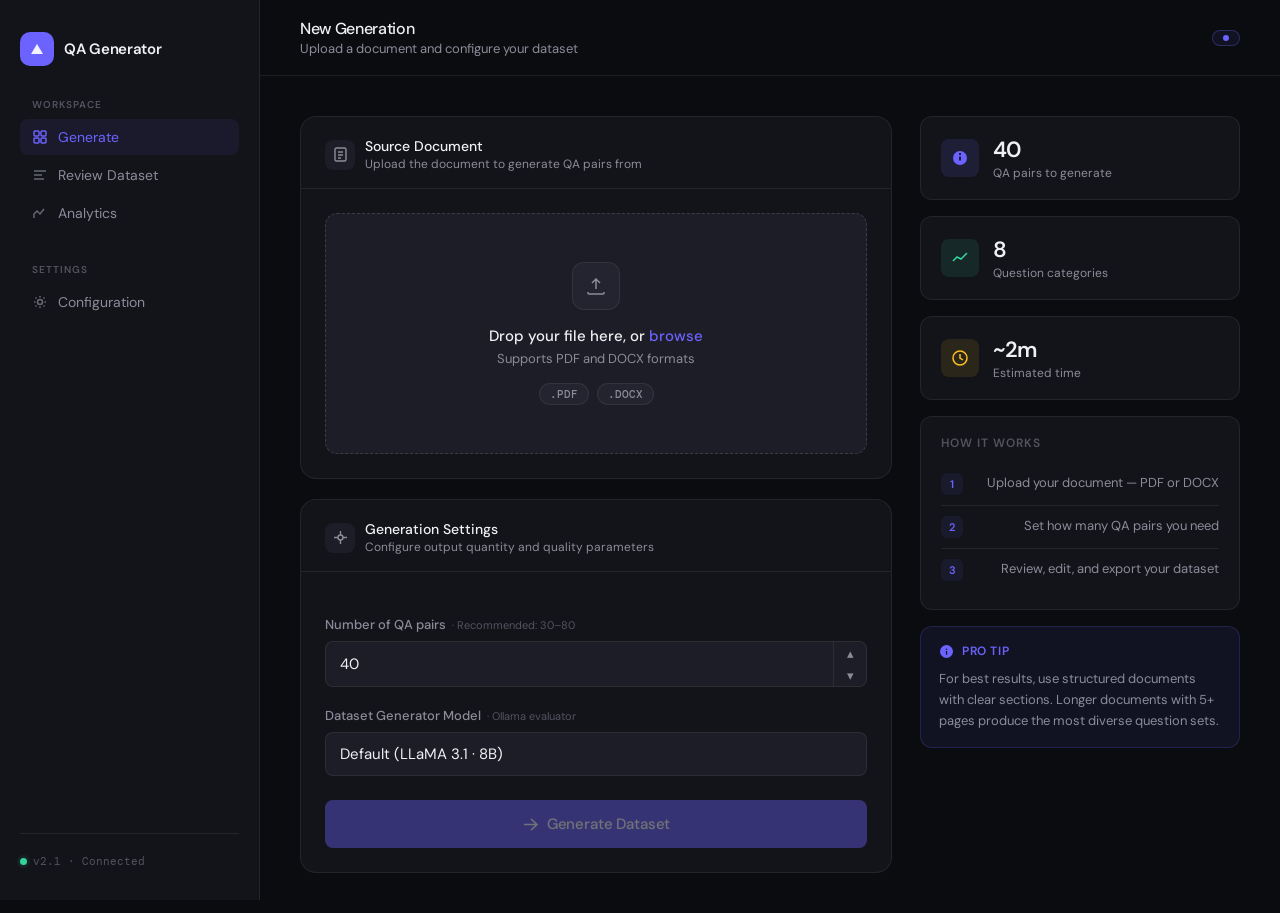
<file: data_creation_app/templates/index.html>
<!DOCTYPE html>
<html lang="en">
<head>
<meta charset="UTF-8" />
<meta name="viewport" content="width=device-width, initial-scale=1.0" />
<title>QA Dataset Generator</title>
<link rel="preconnect" href="https://fonts.googleapis.com" />
<link rel="preconnect" href="https://fonts.gstatic.com" crossorigin />
<link href="https://fonts.googleapis.com/css2?family=DM+Sans:ital,opsz,wght@0,9..40,300;0,9..40,400;0,9..40,500;0,9..40,600;1,9..40,300&family=DM+Mono:wght@400;500&display=swap" rel="stylesheet" />
<style>
  *, *::before, *::after { box-sizing: border-box; margin: 0; padding: 0; }

  :root {
    --bg: #0b0c10;
    --surface: #13141a;
    --surface-2: #1c1d26;
    --surface-3: #23242f;
    --border: rgba(255,255,255,0.07);
    --border-hover: rgba(255,255,255,0.14);
    --accent: #6c63ff;
    --accent-glow: rgba(108,99,255,0.18);
    --accent-soft: rgba(108,99,255,0.08);
    --text-primary: #f0f0f4;
    --text-secondary: #8b8c99;
    --text-muted: #52535f;
    --success: #34d399;
    --success-bg: rgba(52,211,153,0.08);
    --warning: #fbbf24;
    --danger: #f87171;
    --radius-sm: 8px;
    --radius-md: 12px;
    --radius-lg: 16px;
    --radius-xl: 24px;
    --font: 'DM Sans', sans-serif;
    --mono: 'DM Mono', monospace;
    --transition: 0.18s cubic-bezier(0.4,0,0.2,1);
  }

  html { font-family: var(--font); background: var(--bg); color: var(--text-primary); min-height: 100vh; }
  body { min-height: 100vh; display: flex; flex-direction: column; }

  /* ── Layout ── */
  .shell {
    display: grid;
    grid-template-columns: 260px 1fr;
    min-height: 100vh;
  }

  /* ── Sidebar ── */
  .sidebar {
    background: var(--surface);
    border-right: 1px solid var(--border);
    padding: 32px 20px;
    display: flex;
    flex-direction: column;
    gap: 32px;
    position: sticky;
    top: 0;
    height: 100vh;
    overflow-y: auto;
  }

  .logo {
    display: flex;
    align-items: center;
    gap: 10px;
  }
  .logo-icon {
    width: 34px;
    height: 34px;
    background: var(--accent);
    border-radius: 10px;
    display: flex;
    align-items: center;
    justify-content: center;
    flex-shrink: 0;
  }
  .logo-icon svg { width: 18px; height: 18px; }
  .logo-name {
    font-size: 15px;
    font-weight: 600;
    letter-spacing: -0.02em;
    color: var(--text-primary);
  }

  .nav-section { display: flex; flex-direction: column; gap: 2px; }
  .nav-label {
    font-size: 10px;
    font-weight: 600;
    letter-spacing: 0.1em;
    text-transform: uppercase;
    color: var(--text-muted);
    padding: 0 12px;
    margin-bottom: 6px;
  }
  .nav-item {
    display: flex;
    align-items: center;
    gap: 10px;
    padding: 9px 12px;
    border-radius: var(--radius-sm);
    font-size: 14px;
    font-weight: 400;
    color: var(--text-secondary);
    cursor: pointer;
    transition: background var(--transition), color var(--transition);
    text-decoration: none;
    border: none;
    background: none;
    width: 100%;
    text-align: left;
  }
  .nav-item:hover { background: var(--surface-2); color: var(--text-primary); }
  .nav-item.active { background: var(--accent-soft); color: var(--accent); }
  .nav-item svg { width: 16px; height: 16px; flex-shrink: 0; opacity: 0.7; }
  .nav-item.active svg { opacity: 1; }

  .sidebar-footer {
    margin-top: auto;
    padding-top: 20px;
    border-top: 1px solid var(--border);
  }
  .version-badge {
    font-size: 11px;
    font-family: var(--mono);
    color: var(--text-muted);
    display: flex;
    align-items: center;
    gap: 6px;
  }
  .status-dot {
    width: 7px; height: 7px;
    border-radius: 50%;
    background: var(--success);
    flex-shrink: 0;
    box-shadow: 0 0 0 3px var(--success-bg);
  }

  /* ── Main ── */
  .main {
    display: flex;
    flex-direction: column;
    overflow-y: auto;
  }

  .topbar {
    border-bottom: 1px solid var(--border);
    padding: 18px 40px;
    display: flex;
    align-items: center;
    justify-content: space-between;
    background: var(--bg);
    position: sticky;
    top: 0;
    z-index: 10;
  }
  .topbar-title {
    font-size: 16px;
    font-weight: 500;
    letter-spacing: -0.02em;
  }
  .topbar-subtitle {
    font-size: 13px;
    color: var(--text-secondary);
    margin-top: 1px;
  }
  .topbar-actions { display: flex; align-items: center; gap: 10px; }

  .badge {
    display: inline-flex;
    align-items: center;
    gap: 5px;
    font-size: 11px;
    font-weight: 500;
    font-family: var(--mono);
    padding: 4px 10px;
    border-radius: 100px;
    background: var(--surface-2);
    color: var(--text-secondary);
    border: 1px solid var(--border);
  }
  .badge.active { background: var(--accent-soft); color: var(--accent); border-color: rgba(108,99,255,0.3); }

  /* ── Content ── */
  .content {
    padding: 40px;
    display: grid;
    grid-template-columns: 1fr 320px;
    gap: 28px;
    align-items: start;
  }

  .panel {
    background: var(--surface);
    border: 1px solid var(--border);
    border-radius: var(--radius-lg);
    overflow: hidden;
  }
  .panel-header {
    padding: 20px 24px 16px;
    border-bottom: 1px solid var(--border);
    display: flex;
    align-items: center;
    gap: 10px;
  }
  .panel-icon {
    width: 30px;
    height: 30px;
    border-radius: var(--radius-sm);
    display: flex;
    align-items: center;
    justify-content: center;
    background: var(--surface-2);
    flex-shrink: 0;
  }
  .panel-icon svg { width: 15px; height: 15px; color: var(--text-secondary); }
  .panel-title { font-size: 14px; font-weight: 500; }
  .panel-desc { font-size: 12px; color: var(--text-secondary); margin-top: 1px; }
  .panel-body { padding: 24px; }

  /* ── Drop Zone ── */
  .dropzone {
    border: 1.5px dashed var(--border-hover);
    border-radius: var(--radius-md);
    padding: 48px 24px;
    text-align: center;
    cursor: pointer;
    transition: all var(--transition);
    position: relative;
    background: var(--surface-2);
  }
  .dropzone:hover, .dropzone.drag-over {
    border-color: var(--accent);
    background: var(--accent-soft);
  }
  .dropzone input[type="file"] {
    position: absolute;
    inset: 0;
    opacity: 0;
    cursor: pointer;
    width: 100%;
    height: 100%;
  }
  .dz-icon {
    width: 48px;
    height: 48px;
    margin: 0 auto 16px;
    background: var(--surface-3);
    border-radius: var(--radius-md);
    display: flex;
    align-items: center;
    justify-content: center;
    border: 1px solid var(--border);
  }
  .dz-icon svg { width: 22px; height: 22px; color: var(--text-secondary); }
  .dz-title { font-size: 15px; font-weight: 500; margin-bottom: 4px; }
  .dz-sub { font-size: 13px; color: var(--text-secondary); }
  .dz-link { color: var(--accent); text-decoration: none; }
  .dz-formats {
    display: flex;
    justify-content: center;
    gap: 8px;
    margin-top: 16px;
  }
  .format-pill {
    font-size: 11px;
    font-family: var(--mono);
    font-weight: 500;
    padding: 3px 10px;
    border-radius: 100px;
    background: var(--surface-3);
    color: var(--text-secondary);
    border: 1px solid var(--border);
  }

  /* File preview */
  .file-preview {
    display: none;
    align-items: center;
    gap: 12px;
    padding: 14px 16px;
    border-radius: var(--radius-md);
    background: var(--success-bg);
    border: 1px solid rgba(52,211,153,0.15);
    margin-top: 12px;
  }
  .file-preview.show { display: flex; }
  .file-icon-wrap {
    width: 36px; height: 36px;
    background: rgba(52,211,153,0.12);
    border-radius: var(--radius-sm);
    display: flex; align-items: center; justify-content: center;
    flex-shrink: 0;
  }
  .file-icon-wrap svg { width: 18px; height: 18px; color: var(--success); }
  .file-name { font-size: 13px; font-weight: 500; }
  .file-size { font-size: 11px; color: var(--text-secondary); margin-top: 1px; }
  .file-clear {
    margin-left: auto;
    width: 24px; height: 24px;
    border: none;
    background: none;
    cursor: pointer;
    border-radius: 6px;
    display: flex; align-items: center; justify-content: center;
    color: var(--text-muted);
    transition: background var(--transition), color var(--transition);
  }
  .file-clear:hover { background: rgba(248,113,113,0.12); color: var(--danger); }

  /* ── Form Fields ── */
  .field { margin-top: 20px; }
  .field-label {
    font-size: 13px;
    font-weight: 500;
    color: var(--text-secondary);
    margin-bottom: 8px;
    display: flex;
    align-items: center;
    gap: 6px;
  }
  .field-hint {
    font-size: 11px;
    color: var(--text-muted);
    font-weight: 400;
  }

  .input-wrap {
    display: flex;
    align-items: center;
    background: var(--surface-2);
    border: 1px solid var(--border);
    border-radius: var(--radius-sm);
    transition: border-color var(--transition);
    overflow: hidden;
  }
  .input-wrap:focus-within { border-color: var(--accent); }
  .input-wrap input {
    flex: 1;
    background: none;
    border: none;
    outline: none;
    color: var(--text-primary);
    font-family: var(--font);
    font-size: 15px;
    padding: 11px 14px;
  }
  .input-wrap input::placeholder { color: var(--text-muted); }
  .input-stepper {
    display: flex;
    flex-direction: column;
    border-left: 1px solid var(--border);
  }
  .step-btn {
    background: none;
    border: none;
    cursor: pointer;
    width: 32px;
    height: 22px;
    display: flex;
    align-items: center;
    justify-content: center;
    color: var(--text-secondary);
    transition: background var(--transition), color var(--transition);
    font-size: 13px;
  }
  .step-btn:hover { background: var(--surface-3); color: var(--text-primary); }

  /* ── Submit Button ── */
  .btn-generate {
    width: 100%;
    padding: 14px 24px;
    background: var(--accent);
    border: none;
    border-radius: var(--radius-sm);
    color: #fff;
    font-family: var(--font);
    font-size: 15px;
    font-weight: 500;
    cursor: pointer;
    margin-top: 24px;
    display: flex;
    align-items: center;
    justify-content: center;
    gap: 8px;
    transition: opacity var(--transition), transform var(--transition);
    letter-spacing: -0.01em;
  }
  .btn-generate:hover { opacity: 0.88; }
  .btn-generate:active { transform: scale(0.99); }
  .btn-generate:disabled { opacity: 0.4; cursor: not-allowed; }
  .btn-generate svg { width: 17px; height: 17px; }

  /* ── Progress ── */
  .progress-panel {
    display: none;
    background: var(--surface);
    border: 1px solid var(--border);
    border-radius: var(--radius-lg);
    padding: 24px;
    margin-top: 20px;
    grid-column: 1 / -1;
  }
  .progress-panel.show { display: block; }
  .progress-label {
    display: flex;
    justify-content: space-between;
    align-items: center;
    margin-bottom: 10px;
  }
  .progress-label span { font-size: 13px; color: var(--text-secondary); }
  .progress-label strong { font-size: 13px; font-family: var(--mono); color: var(--accent); }
  .progress-track {
    height: 4px;
    background: var(--surface-3);
    border-radius: 100px;
    overflow: hidden;
  }
  .progress-fill {
    height: 100%;
    background: var(--accent);
    border-radius: 100px;
    width: 0%;
    transition: width 0.4s ease;
  }
  .progress-log {
    margin-top: 16px;
    font-size: 12px;
    font-family: var(--mono);
    color: var(--text-muted);
    max-height: 80px;
    overflow-y: auto;
    line-height: 1.8;
  }
  .log-line { display: block; }
  .log-line.ok { color: var(--success); }
  .log-line.err { color: var(--danger); }

  /* ── Right Side Panel ── */
  .side-col { display: flex; flex-direction: column; gap: 16px; }

  .stat-card {
    background: var(--surface);
    border: 1px solid var(--border);
    border-radius: var(--radius-md);
    padding: 18px 20px;
    display: flex;
    align-items: center;
    gap: 14px;
  }
  .stat-icon {
    width: 38px; height: 38px;
    border-radius: var(--radius-sm);
    display: flex;
    align-items: center;
    justify-content: center;
    flex-shrink: 0;
  }
  .stat-icon svg { width: 18px; height: 18px; }
  .stat-icon.purple { background: rgba(108,99,255,0.12); color: var(--accent); }
  .stat-icon.teal   { background: rgba(52,211,153,0.1);  color: var(--success); }
  .stat-icon.amber  { background: rgba(251,191,36,0.1);  color: var(--warning); }
  .stat-val { font-size: 22px; font-weight: 600; letter-spacing: -0.04em; }
  .stat-label { font-size: 12px; color: var(--text-secondary); margin-top: 1px; }

  .info-card {
    background: var(--surface);
    border: 1px solid var(--border);
    border-radius: var(--radius-md);
    padding: 18px 20px;
  }
  .info-title {
    font-size: 12px;
    font-weight: 600;
    letter-spacing: 0.08em;
    text-transform: uppercase;
    color: var(--text-muted);
    margin-bottom: 12px;
  }
  .info-row {
    display: flex;
    justify-content: space-between;
    align-items: center;
    font-size: 13px;
    padding: 7px 0;
    border-bottom: 1px solid var(--border);
    color: var(--text-secondary);
  }
  .info-row:last-child { border-bottom: none; }
  .info-row strong { color: var(--text-primary); font-weight: 500; }

  .tip-card {
    background: var(--accent-soft);
    border: 1px solid rgba(108,99,255,0.2);
    border-radius: var(--radius-md);
    padding: 16px 18px;
  }
  .tip-header { display: flex; align-items: center; gap: 8px; margin-bottom: 10px; }
  .tip-header svg { width: 15px; height: 15px; color: var(--accent); }
  .tip-header span { font-size: 12px; font-weight: 600; color: var(--accent); letter-spacing: 0.05em; text-transform: uppercase; }
  .tip-text { font-size: 13px; color: var(--text-secondary); line-height: 1.6; }

  /* ── Loading state ── */
  .spinner {
    display: inline-block;
    width: 16px; height: 16px;
    border: 2px solid rgba(255,255,255,0.25);
    border-top-color: #fff;
    border-radius: 50%;
    animation: spin 0.7s linear infinite;
  }
  @keyframes spin { to { transform: rotate(360deg); } }

  /* ── Responsive ── */
  @media (max-width: 1024px) {
    .shell { grid-template-columns: 1fr; }
    .sidebar { display: none; }
    .content { grid-template-columns: 1fr; padding: 24px; }
  }
</style>
</head>
<body>
<div class="shell">

  <!-- ── Sidebar ── -->
  <aside class="sidebar">
    <div class="logo">
      <div class="logo-icon">
        <svg viewBox="0 0 18 18" fill="none" xmlns="http://www.w3.org/2000/svg">
          <path d="M3 14L9 4L15 14H3Z" fill="white" opacity="0.9"/>
          <rect x="6.5" y="10" width="5" height="1.5" rx="0.75" fill="white" opacity="0.5"/>
        </svg>
      </div>
      <span class="logo-name">QA Generator</span>
    </div>

    <nav class="nav-section">
      <div class="nav-label">Workspace</div>
      <a class="nav-item active" href="#">
        <svg viewBox="0 0 16 16" fill="none" stroke="currentColor" stroke-width="1.5">
          <rect x="2" y="2" width="5" height="5" rx="1"/>
          <rect x="9" y="2" width="5" height="5" rx="1"/>
          <rect x="2" y="9" width="5" height="5" rx="1"/>
          <rect x="9" y="9" width="5" height="5" rx="1"/>
        </svg>
        Generate
      </a>
      <a class="nav-item" href="/review">
        <svg viewBox="0 0 16 16" fill="none" stroke="currentColor" stroke-width="1.5">
          <path d="M2 4h12M2 8h8M2 12h10"/>
        </svg>
        Review Dataset
      </a>
      <a class="nav-item" href="/stats">
        <svg viewBox="0 0 16 16" fill="none" stroke="currentColor" stroke-width="1.5">
          <path d="M2 13V9l3-3 3 3 4-5"/>
        </svg>
        Analytics
      </a>
    </nav>

    <nav class="nav-section">
      <div class="nav-label">Settings</div>
      <a class="nav-item" href="#">
        <svg viewBox="0 0 16 16" fill="none" stroke="currentColor" stroke-width="1.5">
          <circle cx="8" cy="8" r="2.5"/>
          <path d="M8 2v1.5M8 12.5V14M2 8h1.5M12.5 8H14M3.5 3.5l1 1M11.5 11.5l1 1M12.5 3.5l-1 1M4.5 11.5l-1 1"/>
        </svg>
        Configuration
      </a>
    </nav>

    <div class="sidebar-footer">
      <div class="version-badge">
        <div class="status-dot"></div>
        v2.1 · Connected
      </div>
    </div>
  </aside>

  <!-- ── Main Content ── -->
  <div class="main">

    <!-- Topbar -->
    <header class="topbar">
      <div>
        <div class="topbar-title">New Generation</div>
        <div class="topbar-subtitle">Upload a document and configure your dataset</div>
      </div>
      <div class="topbar-actions">
        <span class="badge active">
          <span style="width:6px;height:6px;border-radius:50%;background:currentColor;display:inline-block;flex-shrink:0"></span>
          <!-- LLaMA 3.1 · 8B -->
        </span>
      </div>
    </header>

    <!-- Content Grid -->
    <div class="content">

      <!-- Left: Form -->
      <div>
        <form id="genForm" action="/generate" method="POST" enctype="multipart/form-data">

          <!-- Document Panel -->
          <div class="panel">
            <div class="panel-header">
              <div class="panel-icon">
                <svg viewBox="0 0 15 15" fill="none" stroke="currentColor" stroke-width="1.4">
                  <rect x="2" y="1" width="11" height="13" rx="1.5"/>
                  <path d="M5 5h5M5 8h5M5 11h3"/>
                </svg>
              </div>
              <div>
                <div class="panel-title">Source Document</div>
                <div class="panel-desc">Upload the document to generate QA pairs from</div>
              </div>
            </div>
            <div class="panel-body">
              <div class="dropzone" id="dropzone">
                <input type="file" name="file" id="fileInput" accept=".pdf,.docx" />
                <div class="dz-icon">
                  <svg viewBox="0 0 22 22" fill="none" stroke="currentColor" stroke-width="1.5">
                    <path d="M11 14V4M7 8l4-4 4 4"/>
                    <path d="M3 17v1a1 1 0 001 1h14a1 1 0 001-1v-1"/>
                  </svg>
                </div>
                <div class="dz-title">Drop your file here, or <a class="dz-link">browse</a></div>
                <div class="dz-sub">Supports PDF and DOCX formats</div>
                <div class="dz-formats">
                  <span class="format-pill">.PDF</span>
                  <span class="format-pill">.DOCX</span>
                </div>
              </div>

              <!-- File preview -->
              <div class="file-preview" id="filePreview">
                <div class="file-icon-wrap">
                  <svg viewBox="0 0 18 18" fill="none" stroke="currentColor" stroke-width="1.5">
                    <path d="M4 2h7l3 3v11a1 1 0 01-1 1H4a1 1 0 01-1-1V3a1 1 0 011-1z"/>
                    <path d="M11 2v4h3"/>
                  </svg>
                </div>
                <div>
                  <div class="file-name" id="fileName">document.pdf</div>
                  <div class="file-size" id="fileSize">2.4 MB</div>
                </div>
                <button type="button" class="file-clear" id="fileClear" title="Remove file">
                  <svg viewBox="0 0 14 14" fill="none" stroke="currentColor" stroke-width="1.5">
                    <path d="M2 2l10 10M12 2L2 12"/>
                  </svg>
                </button>
              </div>
            </div>
          </div>

          <!-- Config Panel -->
          <div class="panel" style="margin-top: 20px;">
            <div class="panel-header">
              <div class="panel-icon">
                <svg viewBox="0 0 15 15" fill="none" stroke="currentColor" stroke-width="1.4">
                  <path d="M7.5 1v4m0 5v4M1 7.5h4m5 0h4"/>
                  <circle cx="7.5" cy="7.5" r="2.5"/>
                </svg>
              </div>
              <div>
                <div class="panel-title">Generation Settings</div>
                <div class="panel-desc">Configure output quantity and quality parameters</div>
              </div>
            </div>
            <div class="panel-body">

              <div class="field">
                <div class="field-label">
                  Number of QA pairs
                  <span class="field-hint">· Recommended: 30–80</span>
                </div>
                <div class="input-wrap">
                  <input type="number" name="pairs" id="pairsInput" value="40" min="5" max="500" />
                  <div class="input-stepper">
                    <button type="button" class="step-btn" id="stepUp">▴</button>
                    <button type="button" class="step-btn" id="stepDown">▾</button>
                  </div>
                </div>
              </div>
              

<!-- 🔥 MODEL SELECT (SEPARATE FIELD) -->
<div class="field">
  <div class="field-label">
     Dataset Generator Model
    <span class="field-hint">· Ollama evaluator</span>
  </div>

  <div class="input-wrap">
    <select name="model" style="
      flex:1;
      background:none;
      border:none;
      outline:none;
      color:var(--text-primary);
      font-family:var(--font);
      font-size:15px;
      padding:11px 14px;
      appearance:none;
      cursor:pointer;
    ">
      <option value="">Default (LLaMA 3.1 · 8B)</option>
      <option value="llama3.1:8b">LLaMA 3.1 · 8B</option>
      <option value="mistral:latest">mistral:latest </option>
      <option value="gemma:7b">Gemma · 7B</option>
      <option value="phi3:mini">Phi-3 Mini</option>
      <option value="gpt-oss:20b">GPT-OSS · 20B</option>
    </select>
  </div>
</div>

              <button class="btn-generate" id="generateBtn" type="submit" disabled>
                <svg viewBox="0 0 17 17" fill="none" stroke="currentColor" stroke-width="1.6">
                  <path d="M2 8.5h13M9 3l6 5.5-6 5.5"/>
                </svg>
                Generate Dataset
              </button>

            </div>
          </div>
        </form>

        <!-- Progress Panel -->
        <div class="progress-panel" id="progressPanel">
          <div class="progress-label">
            <span id="progressStatus">Processing document…</span>
            <strong id="progressPct">0%</strong>
          </div>
          <div class="progress-track">
            <div class="progress-fill" id="progressFill"></div>
          </div>
          <div class="progress-log" id="progressLog"></div>
        </div>
      </div>

      <!-- Right: Stats + Tips -->
      <div class="side-col">

        <div class="stat-card">
          <div class="stat-icon purple">
            <svg viewBox="0 0 18 18" fill="currentColor">
              <path d="M9 2a7 7 0 100 14A7 7 0 009 2zm1 9.5H8v-4h2v4zm0-5.5H8V4h2v2z"/>
            </svg>
          </div>
          <div>
            <div class="stat-val" id="statPairs">40</div>
            <div class="stat-label">QA pairs to generate</div>
          </div>
        </div>

        <div class="stat-card">
          <div class="stat-icon teal">
            <svg viewBox="0 0 18 18" fill="none" stroke="currentColor" stroke-width="1.5">
              <polyline points="2,12 6,8 10,10 16,4"/>
            </svg>
          </div>
          <div>
            <div class="stat-val">8</div>
            <div class="stat-label">Question categories</div>
          </div>
        </div>

        <div class="stat-card">
          <div class="stat-icon amber">
            <svg viewBox="0 0 18 18" fill="none" stroke="currentColor" stroke-width="1.5">
              <circle cx="9" cy="9" r="7"/>
              <path d="M9 5v4l3 2"/>
            </svg>
          </div>
          <div>
            <div class="stat-val" id="statTime">~2m</div>
            <div class="stat-label">Estimated time</div>
          </div>
        </div>

        <div class="info-card">
          <div class="info-title">How it works</div>
          <div class="info-row" style="align-items:flex-start;gap:10px;padding:10px 0;">
            <span style="width:22px;height:22px;border-radius:6px;background:var(--accent-soft);color:var(--accent);font-size:11px;font-weight:600;display:flex;align-items:center;justify-content:center;flex-shrink:0;">1</span>
            <span style="font-size:13px;color:var(--text-secondary);line-height:1.5;">Upload your document — PDF or DOCX</span>
          </div>
          <div class="info-row" style="align-items:flex-start;gap:10px;padding:10px 0;">
            <span style="width:22px;height:22px;border-radius:6px;background:var(--accent-soft);color:var(--accent);font-size:11px;font-weight:600;display:flex;align-items:center;justify-content:center;flex-shrink:0;">2</span>
            <span style="font-size:13px;color:var(--text-secondary);line-height:1.5;">Set how many QA pairs you need</span>
          </div>
          <div class="info-row" style="align-items:flex-start;gap:10px;padding:10px 0;border-bottom:none;">
            <span style="width:22px;height:22px;border-radius:6px;background:var(--accent-soft);color:var(--accent);font-size:11px;font-weight:600;display:flex;align-items:center;justify-content:center;flex-shrink:0;">3</span>
            <span style="font-size:13px;color:var(--text-secondary);line-height:1.5;">Review, edit, and export your dataset</span>
          </div>
        </div>

        <div class="tip-card">
          <div class="tip-header">
            <svg viewBox="0 0 15 15" fill="currentColor">
              <path d="M7.5 1a6.5 6.5 0 100 13A6.5 6.5 0 007.5 1zm.6 9.8h-1.2V7h1.2v3.8zM7.5 6a.75.75 0 110-1.5A.75.75 0 017.5 6z"/>
            </svg>
            <span>Pro tip</span>
          </div>
          <div class="tip-text">For best results, use structured documents with clear sections. Longer documents with 5+ pages produce the most diverse question sets.</div>
        </div>

      </div>

    </div><!-- /content -->
  </div><!-- /main -->
</div><!-- /shell -->

<script>
const fileInput   = document.getElementById('fileInput');
const dropzone    = document.getElementById('dropzone');
const filePreview = document.getElementById('filePreview');
const fileName    = document.getElementById('fileName');
const fileSize    = document.getElementById('fileSize');
const fileClear   = document.getElementById('fileClear');
const generateBtn = document.getElementById('generateBtn');
const pairsInput  = document.getElementById('pairsInput');
const statPairs   = document.getElementById('statPairs');
const statTime    = document.getElementById('statTime');
const stepUp      = document.getElementById('stepUp');
const stepDown    = document.getElementById('stepDown');
const progressPanel = document.getElementById('progressPanel');
const progressFill  = document.getElementById('progressFill');
const progressPct   = document.getElementById('progressPct');
const progressStatus = document.getElementById('progressStatus');
const progressLog   = document.getElementById('progressLog');

let hasFile = false;

function formatBytes(b) {
  if (b < 1024) return b + ' B';
  if (b < 1024*1024) return (b/1024).toFixed(1) + ' KB';
  return (b/1024/1024).toFixed(1) + ' MB';
}

function updateStats(pairs) {
  statPairs.textContent = pairs;
  const mins = Math.round(pairs * 3 / 60);
  statTime.textContent = mins < 1 ? '<1m' : '~' + mins + 'm';
}

function showFile(file) {
  hasFile = true;
  fileName.textContent = file.name;
  fileSize.textContent = formatBytes(file.size);
  filePreview.classList.add('show');
  dropzone.style.display = 'none';
  generateBtn.disabled = false;
}

function clearFile() {
  hasFile = false;
  fileInput.value = '';
  filePreview.classList.remove('show');
  dropzone.style.display = '';
  generateBtn.disabled = true;
}

fileInput.addEventListener('change', e => {
  if (e.target.files[0]) showFile(e.target.files[0]);
});

fileClear.addEventListener('click', clearFile);

dropzone.addEventListener('dragover', e => { e.preventDefault(); dropzone.classList.add('drag-over'); });
dropzone.addEventListener('dragleave', () => dropzone.classList.remove('drag-over'));
dropzone.addEventListener('drop', e => {
  e.preventDefault();
  dropzone.classList.remove('drag-over');
  const f = e.dataTransfer.files[0];
  if (f && (f.name.endsWith('.pdf') || f.name.endsWith('.docx'))) {
    const dt = new DataTransfer();
    dt.items.add(f);
    fileInput.files = dt.files;
    showFile(f);
  }
});

pairsInput.addEventListener('input', () => updateStats(parseInt(pairsInput.value) || 40));
stepUp.addEventListener('click', () => { pairsInput.value = Math.min(500, (parseInt(pairsInput.value)||40) + 5); updateStats(parseInt(pairsInput.value)); });
stepDown.addEventListener('click', () => { pairsInput.value = Math.max(5, (parseInt(pairsInput.value)||40) - 5); updateStats(parseInt(pairsInput.value)); });

updateStats(40);

// Animate progress on form submit
document.getElementById('genForm').addEventListener('submit', () => {
  generateBtn.disabled = true;
  generateBtn.innerHTML = '<span class="spinner"></span> Generating…';
  progressPanel.classList.add('show');

  let pct = 0;
  const msgs = [
    'Parsing document…',
    'Chunking content into segments…',
    'Scheduling question types…',
    'Generating QA pairs in parallel…',
    'Validating and filtering output…',
    'Deduplicating dataset…',
    'Finalising…'
  ];
  let step = 0;

  const interval = setInterval(() => {
    if (pct >= 92) { clearInterval(interval); return; }
    pct += Math.random() * 4 + 1;
    pct = Math.min(92, pct);
    progressFill.style.width = pct + '%';
    progressPct.textContent = Math.round(pct) + '%';

    if (step < msgs.length && pct > (step + 1) * 13) {
      const line = document.createElement('span');
      line.className = 'log-line ok';
      line.textContent = '✓ ' + msgs[step];
      progressLog.appendChild(line);
      progressLog.scrollTop = progressLog.scrollHeight;
      progressStatus.textContent = msgs[step];
      step++;
    }
  }, 800);
});
</script>
</body>
</html>
</file>
